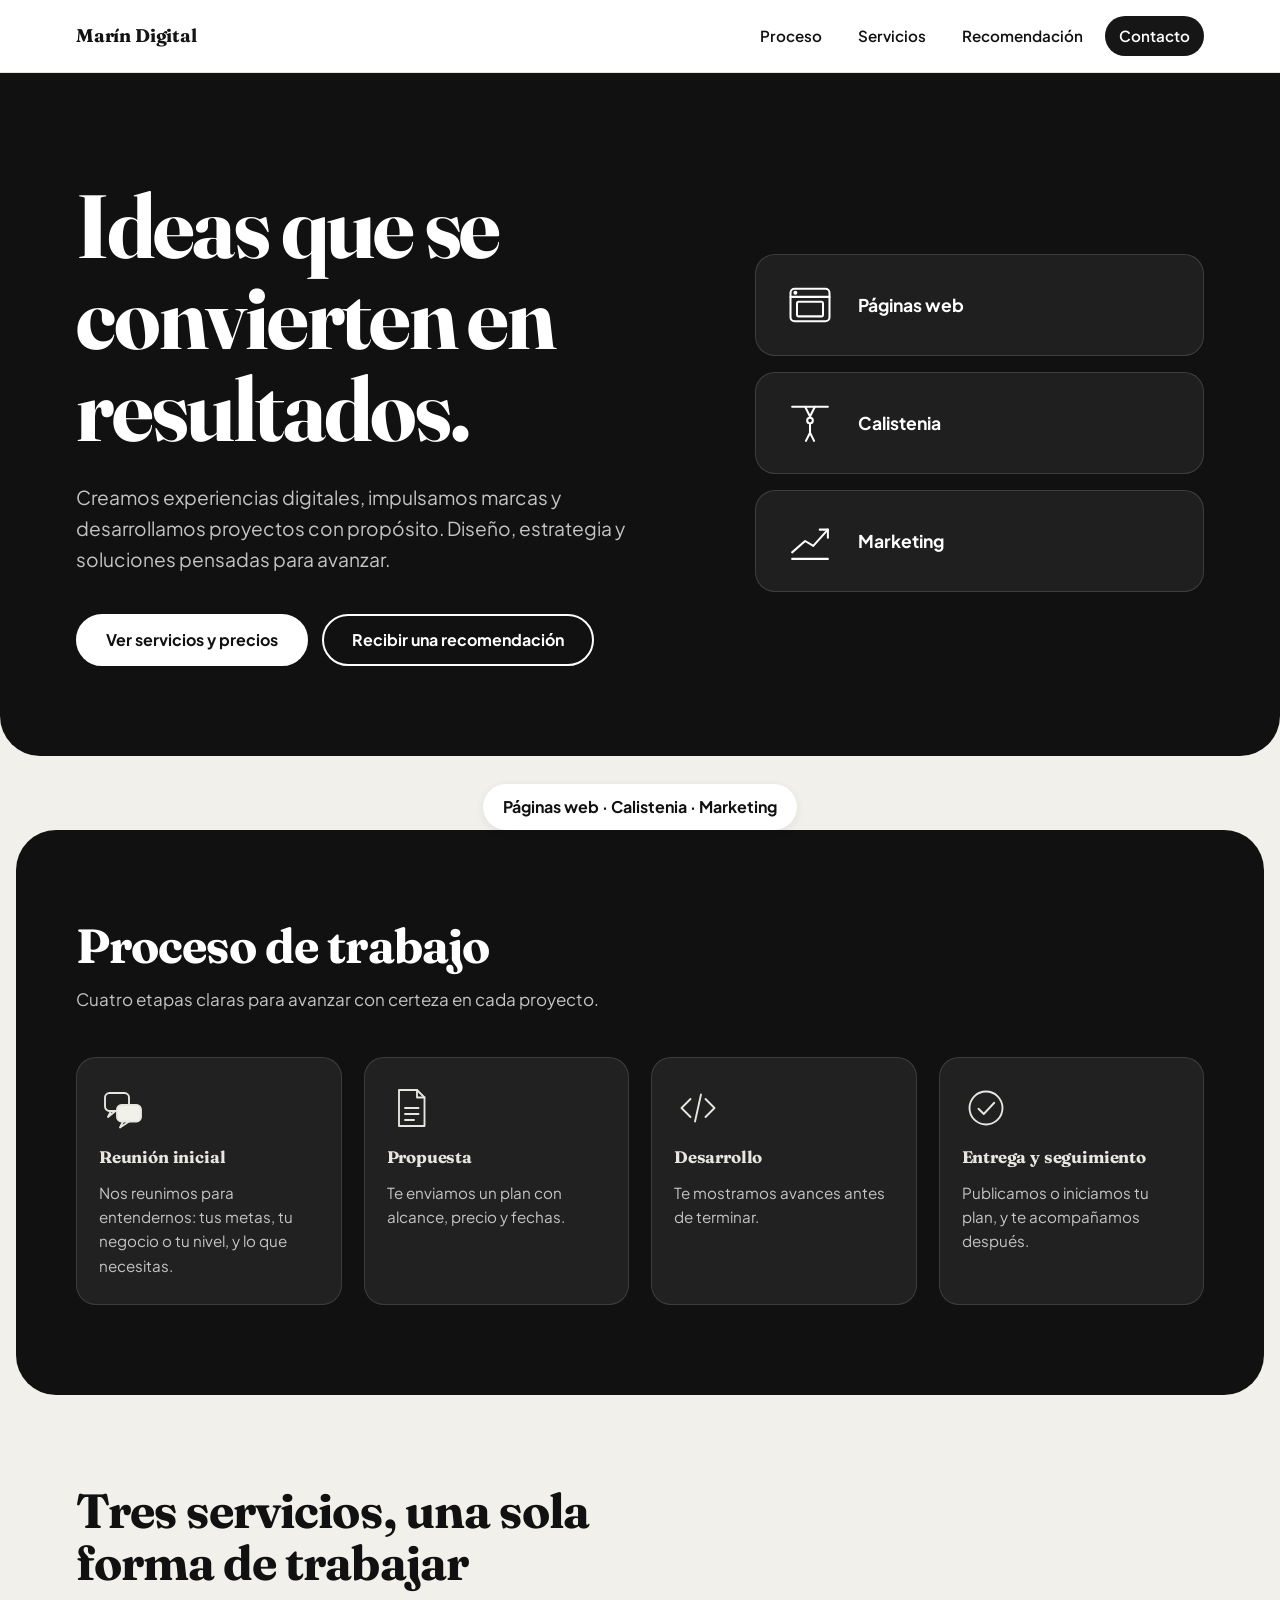
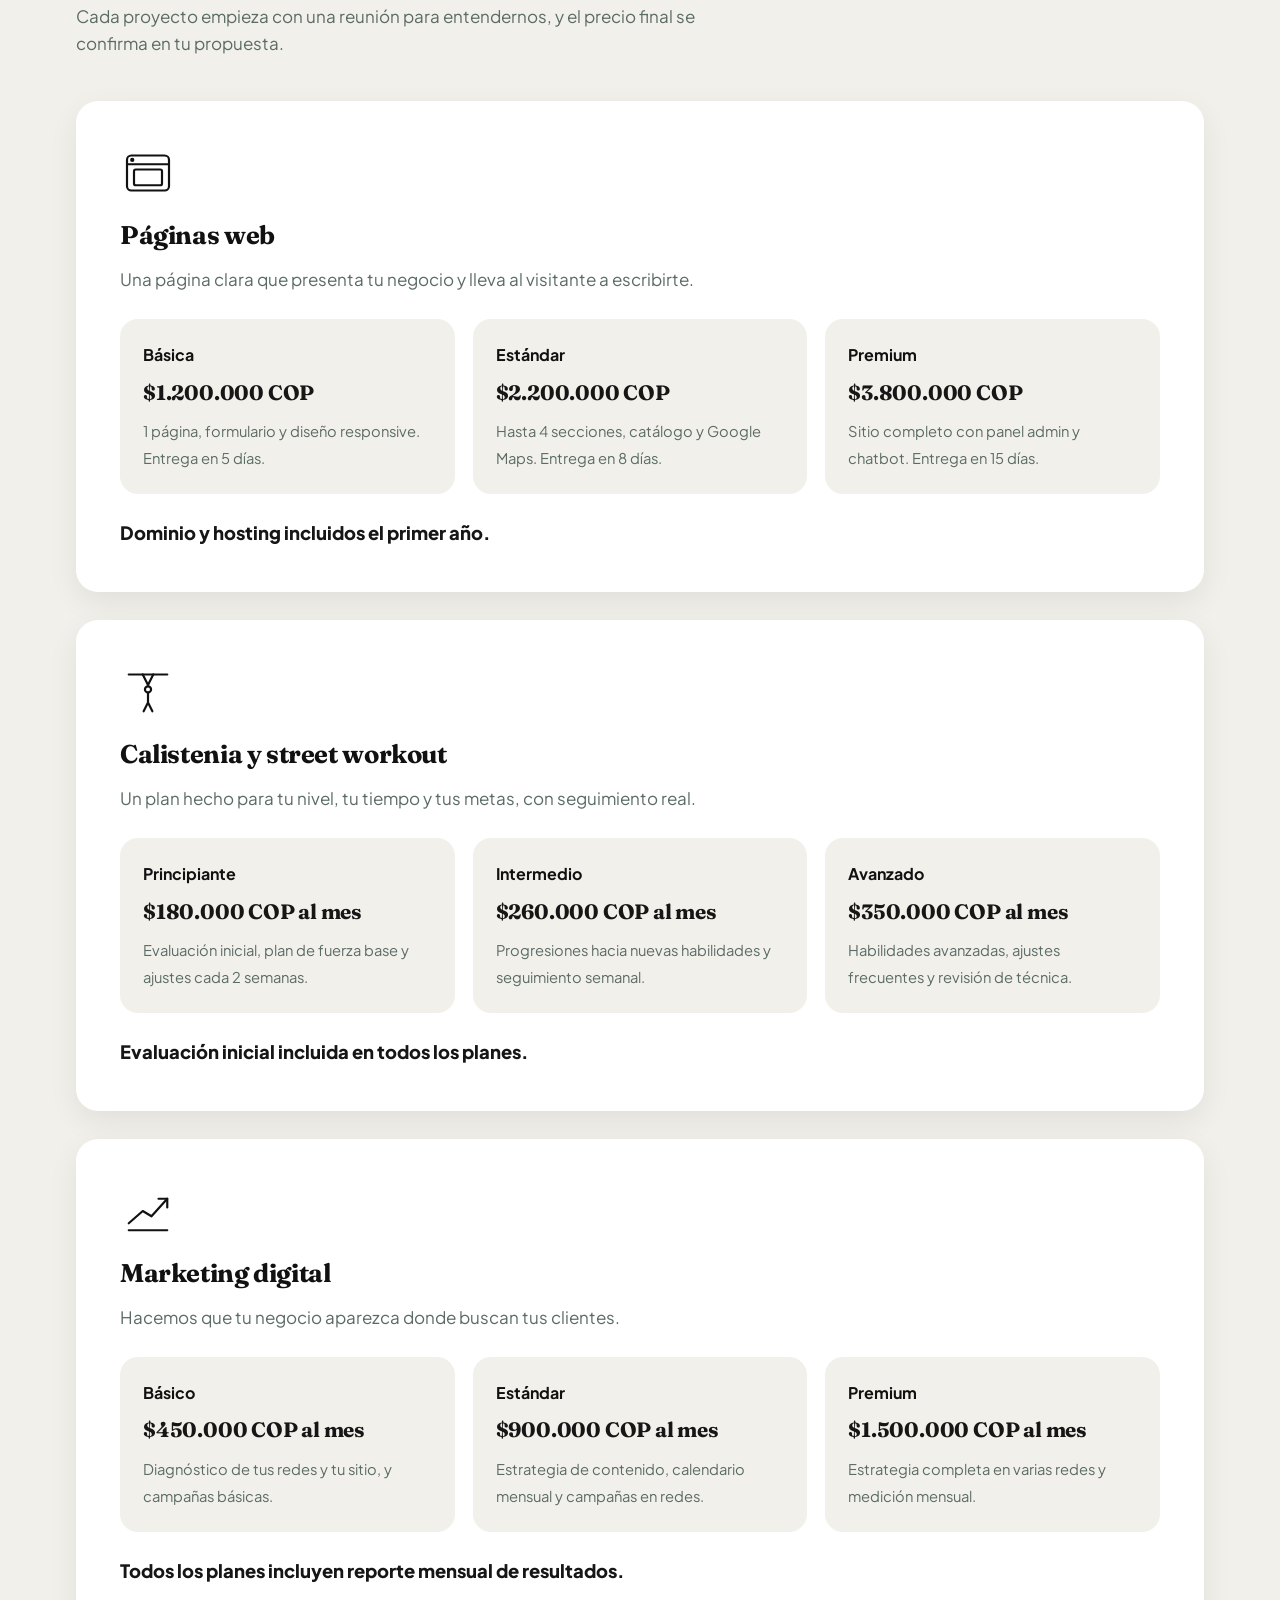
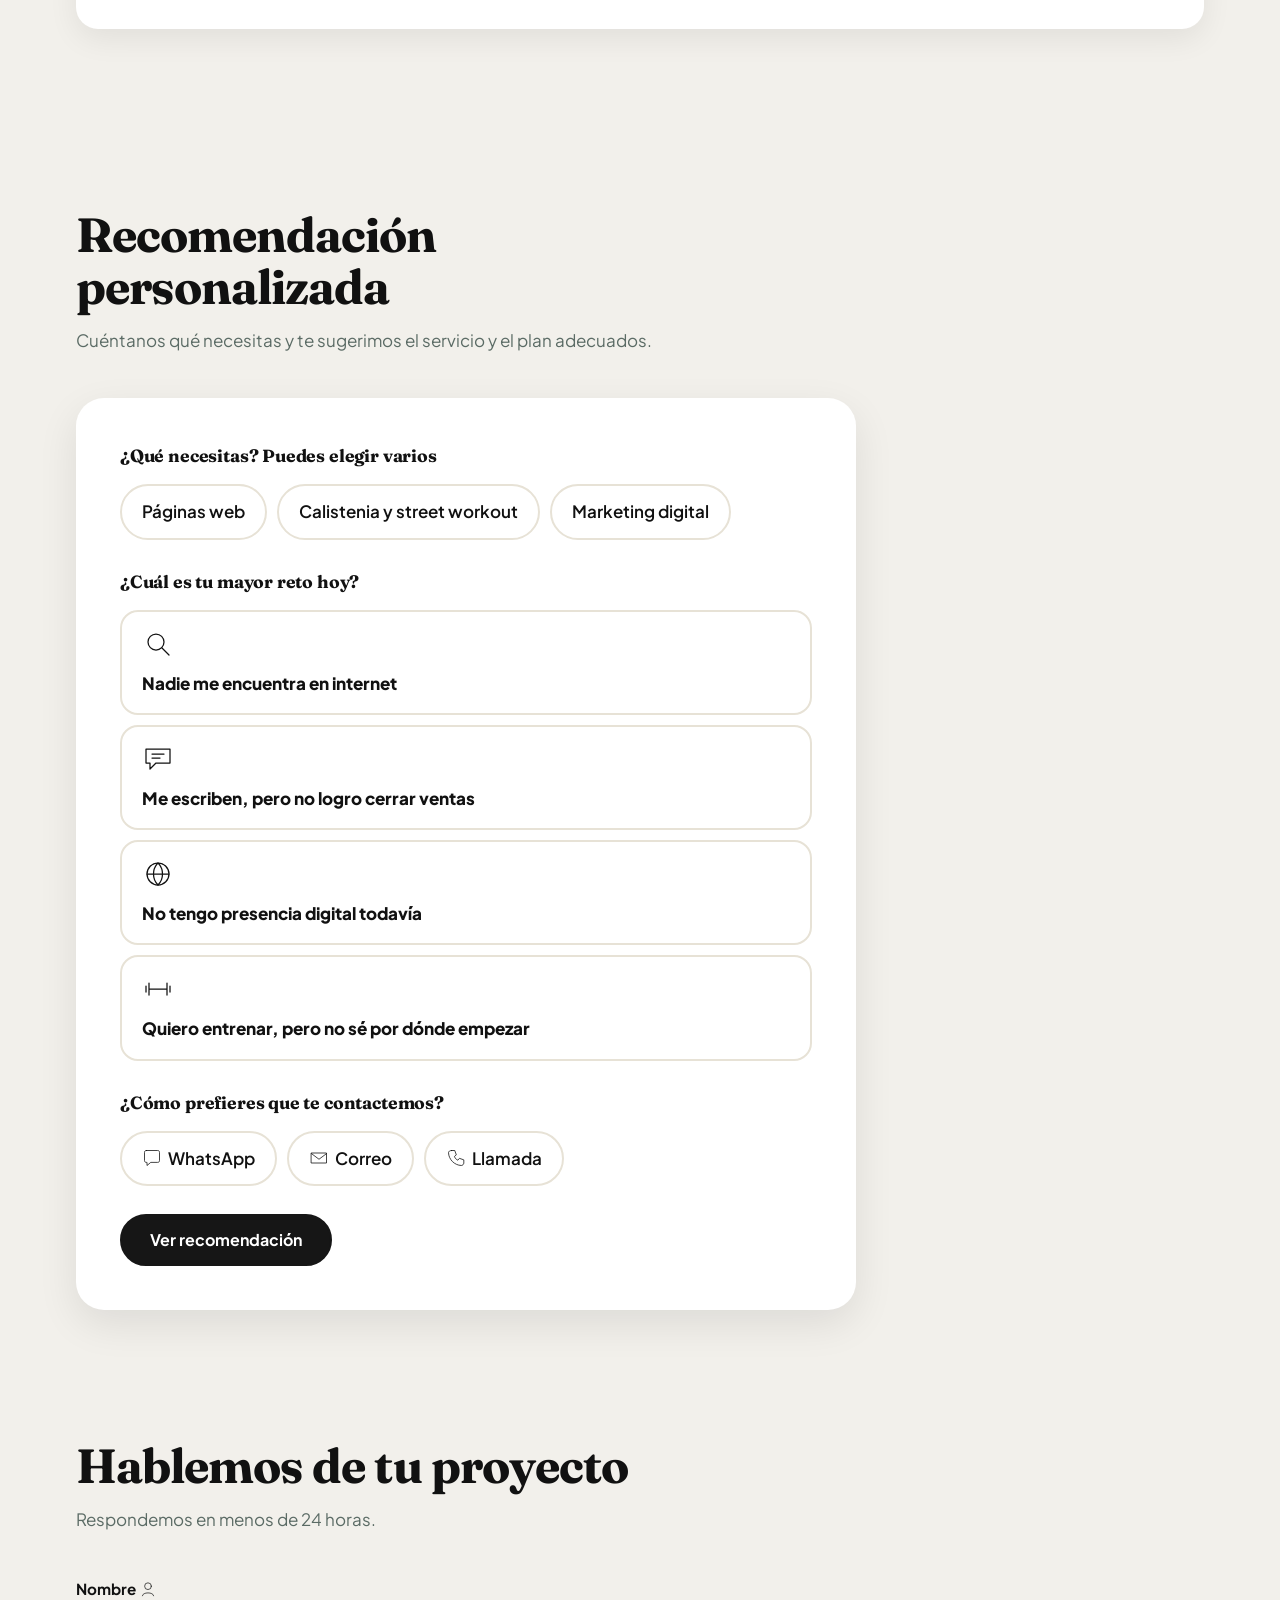
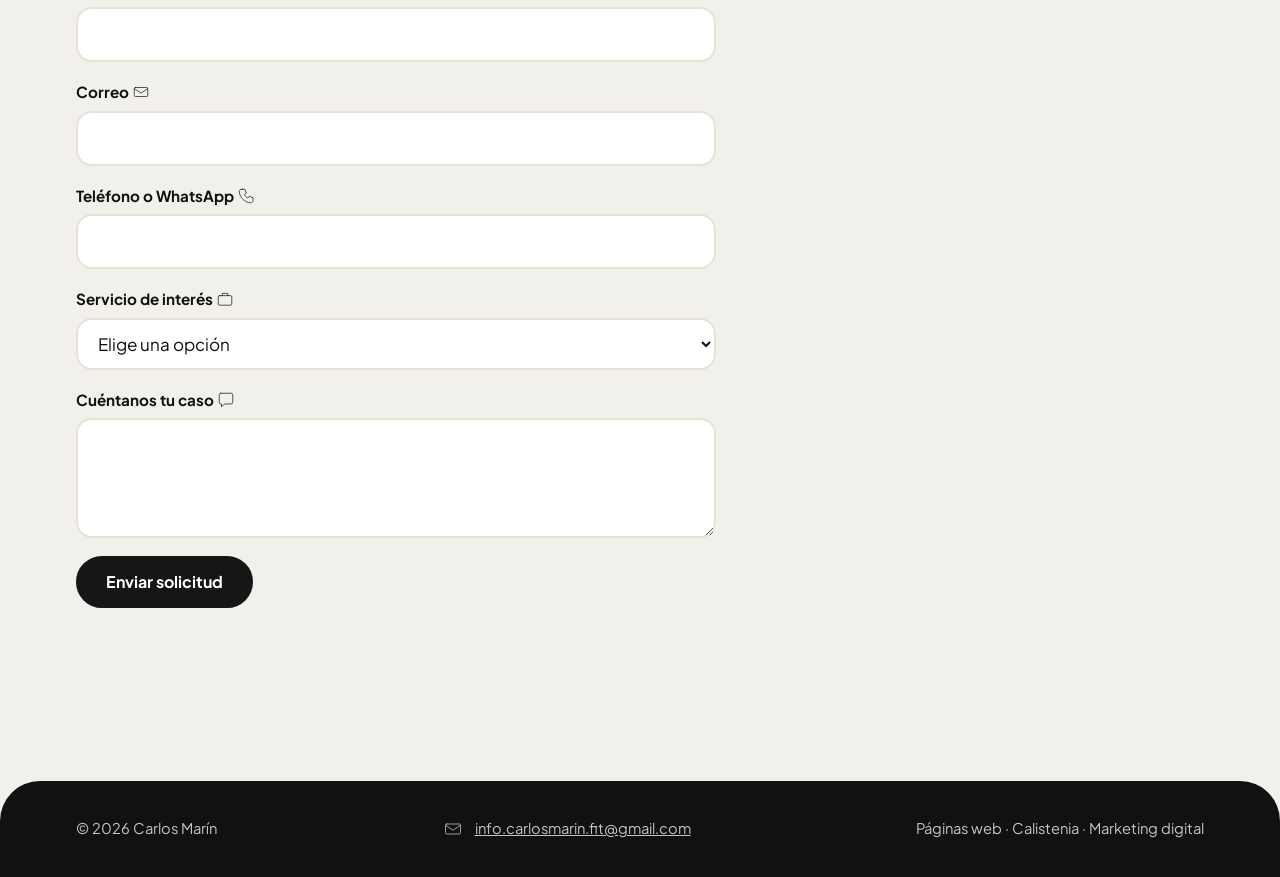
<file: index.html>
<!DOCTYPE html>
<html lang="es">
<head>
<meta charset="UTF-8">
<meta name="viewport" content="width=device-width, initial-scale=1, viewport-fit=cover">
<title>Marín Digital · Páginas web, calistenia y marketing</title>
<meta name="description" content="Páginas web, asesoría de calistenia y street workout, y marketing digital.">
<link rel="preconnect" href="https://fonts.googleapis.com">
<link rel="preconnect" href="https://fonts.gstatic.com" crossorigin>
<link href="https://fonts.googleapis.com/css2?family=Fraunces:opsz,wght@9..144,500..800&family=Plus+Jakarta+Sans:wght@400..800&display=swap" rel="stylesheet">
<link rel="stylesheet" href="styles.css">
</head>
<body>

<header class="top">
  <div class="wrap">
    <a href="#inicio" class="brand">Marín <span>Digital</span></a>
    <nav class="links" aria-label="Principal">
      <a href="#proceso">Proceso</a>
      <a href="#servicios">Servicios</a>
      <a href="#recomendacion">Recomendación</a>
      <a href="#contacto" class="keep">Contacto</a>
    </nav>
  </div>
</header>

<main id="inicio">
  <div class="hero">
    <div class="wrap">
      <h1>Ideas que se convierten en <em>resultados.</em></h1>
      <p class="lead">Creamos experiencias digitales, impulsamos marcas y desarrollamos proyectos con propósito. Diseño, estrategia y soluciones pensadas para avanzar.</p>
      <div class="cta-row">
        <a href="#servicios" class="btn solid">Ver servicios y precios</a>
        <a href="#recomendacion" class="btn">Recibir una recomendación</a>
      </div>
      <div class="hero-iconos" aria-hidden="true">
        <a class="icono" href="#precios-web">
          <svg viewBox="0 0 64 64" fill="none" stroke="currentColor" stroke-width="2.5" stroke-linecap="round" stroke-linejoin="round">
            <rect x="8" y="12" width="48" height="40" rx="5"/>
            <line x1="8" y1="22" x2="56" y2="22"/>
            <circle cx="14" cy="17" r="1.2" fill="currentColor"/>
            <rect x="16" y="28" width="32" height="18" rx="2"/>
          </svg>
          <span>Páginas web</span>
        </a>
        <a class="icono" href="#precios-calistenia">
          <svg viewBox="0 0 64 64" fill="none" stroke="currentColor" stroke-width="2.5" stroke-linecap="round" stroke-linejoin="round">
            <line x1="10" y1="12" x2="54" y2="12"/>
            <path d="M26 12 L32 24 L38 12"/>
            <circle cx="32" cy="29" r="3.5"/>
            <path d="M32 33 L32 44 M32 44 L27 54 M32 44 L37 54"/>
          </svg>
          <span>Calistenia</span>
        </a>
        <a class="icono" href="#precios-marketing">
          <svg viewBox="0 0 64 64" fill="none" stroke="currentColor" stroke-width="2.5" stroke-linecap="round" stroke-linejoin="round">
            <path d="M10 46 L26 32 L36 38 L54 18"/>
            <path d="M44 18 L54 18 L54 28"/>
            <line x1="10" y1="54" x2="54" y2="54"/>
          </svg>
          <span>Marketing</span>
        </a>
      </div>
    </div>
  </div>

  <div class="strip" aria-hidden="true">
    <div class="wrap"><p>Páginas web · Calistenia · Marketing</p></div>
  </div>

  <section id="proceso" class="process">
    <div class="wrap">
      <div class="section-head">
        <h2>Proceso de trabajo</h2>
        <p>Cuatro etapas claras para avanzar con certeza en cada proyecto.</p>
      </div>
      <div class="steps">
        <div class="step"><svg class="icono-paso" viewBox="0 0 64 64" fill="none" stroke="currentColor" stroke-width="2.5" stroke-linecap="round" stroke-linejoin="round" aria-hidden="true"><rect x="8" y="12" width="32" height="24" rx="6"/><path d="M16 36 L12 44 L22 36"/><rect x="24" y="28" width="32" height="22" rx="6" fill="#F2F0EB"/><path d="M32 50 L28 58 L40 50"/></svg><b>Reunión inicial</b><p>Nos reunimos para entendernos: tus metas, tu negocio o tu nivel, y lo que necesitas.</p></div>
        <div class="step"><svg class="icono-paso" viewBox="0 0 64 64" fill="none" stroke="currentColor" stroke-width="2.5" stroke-linecap="round" stroke-linejoin="round" aria-hidden="true"><path d="M16 8 H40 L50 18 V56 H16 Z"/><path d="M40 8 V18 H50"/><path d="M24 32 H42 M24 40 H42 M24 48 H36"/></svg><b>Propuesta</b><p>Te enviamos un plan con alcance, precio y fechas.</p></div>
        <div class="step"><svg class="icono-paso" viewBox="0 0 64 64" fill="none" stroke="currentColor" stroke-width="2.5" stroke-linecap="round" stroke-linejoin="round" aria-hidden="true"><path d="M22 20 L10 32 L22 44"/><path d="M42 20 L54 32 L42 44"/><path d="M36 14 L28 50"/></svg><b>Desarrollo</b><p>Te mostramos avances antes de terminar.</p></div>
        <div class="step"><svg class="icono-paso" viewBox="0 0 64 64" fill="none" stroke="currentColor" stroke-width="2.5" stroke-linecap="round" stroke-linejoin="round" aria-hidden="true"><circle cx="32" cy="32" r="22"/><path d="M22 33 L29 40 L43 25"/></svg><b>Entrega y seguimiento</b><p>Publicamos o iniciamos tu plan, y te acompañamos después.</p></div>
      </div>
    </div>
  </section>

  <section id="servicios">
    <div class="wrap">
      <div class="section-head">
        <h2>Tres servicios, una sola forma de trabajar</h2>
        <p>Cada proyecto empieza con una reunión para entendernos, y el precio final se confirma en tu propuesta.</p>
      </div>

      <div class="services">
        <article class="service" id="precios-web">
          <svg class="icono-servicio" viewBox="0 0 64 64" fill="none" stroke="currentColor" stroke-width="2.5" stroke-linecap="round" stroke-linejoin="round" aria-hidden="true"><rect x="8" y="12" width="48" height="40" rx="5"/><line x1="8" y1="22" x2="56" y2="22"/><circle cx="14" cy="17" r="1.2" fill="currentColor"/><rect x="16" y="28" width="32" height="18" rx="2"/></svg>
          <h3>Páginas web</h3>
          <p>Una página clara que presenta tu negocio y lleva al visitante a escribirte.</p>
          <div class="packages">
            <div class="pkg">
              <strong>Básica</strong>
              <div class="amt">$1.200.000 COP</div>
              <small>1 página, formulario y diseño responsive. Entrega en 5 días.</small>
            </div>
            <div class="pkg">
              <strong>Estándar</strong>
              <div class="amt">$2.200.000 COP</div>
              <small>Hasta 4 secciones, catálogo y Google Maps. Entrega en 8 días.</small>
            </div>
            <div class="pkg">
              <strong>Premium</strong>
              <div class="amt">$3.800.000 COP</div>
              <small>Sitio completo con panel admin y chatbot. Entrega en 15 días.</small>
            </div>
          </div>
          <p class="price">Dominio y hosting incluidos el primer año.</p>
        </article>

        <article class="service" id="precios-calistenia">
          <svg class="icono-servicio" viewBox="0 0 64 64" fill="none" stroke="currentColor" stroke-width="2.5" stroke-linecap="round" stroke-linejoin="round" aria-hidden="true"><line x1="10" y1="12" x2="54" y2="12"/><path d="M26 12 L32 24 L38 12"/><circle cx="32" cy="29" r="3.5"/><path d="M32 33 L32 44 M32 44 L27 54 M32 44 L37 54"/></svg>
          <h3>Calistenia y street workout</h3>
          <p>Un plan hecho para tu nivel, tu tiempo y tus metas, con seguimiento real.</p>
          <div class="packages"><div class="pkg"><strong>Principiante</strong><div class="amt">$180.000 COP al mes</div><small>Evaluación inicial, plan de fuerza base y ajustes cada 2 semanas.</small></div><div class="pkg"><strong>Intermedio</strong><div class="amt">$260.000 COP al mes</div><small>Progresiones hacia nuevas habilidades y seguimiento semanal.</small></div><div class="pkg"><strong>Avanzado</strong><div class="amt">$350.000 COP al mes</div><small>Habilidades avanzadas, ajustes frecuentes y revisión de técnica.</small></div></div>
          <p class="price">Evaluación inicial incluida en todos los planes.</p>
        </article>

        <article class="service" id="precios-marketing">
          <svg class="icono-servicio" viewBox="0 0 64 64" fill="none" stroke="currentColor" stroke-width="2.5" stroke-linecap="round" stroke-linejoin="round" aria-hidden="true"><path d="M10 46 L26 32 L36 38 L54 18"/><path d="M44 18 L54 18 L54 28"/><line x1="10" y1="54" x2="54" y2="54"/></svg>
          <h3>Marketing digital</h3>
          <p>Hacemos que tu negocio aparezca donde buscan tus clientes.</p>
          <div class="packages"><div class="pkg"><strong>Básico</strong><div class="amt">$450.000 COP al mes</div><small>Diagnóstico de tus redes y tu sitio, y campañas básicas.</small></div><div class="pkg"><strong>Estándar</strong><div class="amt">$900.000 COP al mes</div><small>Estrategia de contenido, calendario mensual y campañas en redes.</small></div><div class="pkg"><strong>Premium</strong><div class="amt">$1.500.000 COP al mes</div><small>Estrategia completa en varias redes y medición mensual.</small></div></div>
          
          <p class="price">Todos los planes incluyen reporte mensual de resultados.</p>
        </article>
      </div>
    </div>
  </section>


  <section id="recomendacion">
    <div class="wrap">
      <div class="section-head">
        <h2>Recomendación personalizada</h2>
        <p>Cuéntanos qué necesitas y te sugerimos el servicio y el plan adecuados.</p>
      </div>
      <form class="advisor" id="advisor">
        <fieldset>
          <legend>¿Qué necesitas? Puedes elegir varios</legend>
          <div class="opts">
            <label><input type="checkbox" name="servicio" value="web"> Páginas web</label>
            <label><input type="checkbox" name="servicio" value="calistenia"> Calistenia y street workout</label>
            <label><input type="checkbox" name="servicio" value="marketing"> Marketing digital</label>
          </div>
        </fieldset>
        <fieldset>
          <legend>¿Cuál es tu mayor reto hoy?</legend>
          <div class="opts opts-col">
            <label class="detalle"><input type="radio" name="reto" value="nadie" required><svg class="icono-reto" viewBox="0 0 64 64" fill="none" stroke="currentColor" stroke-width="2.5" stroke-linecap="round" stroke-linejoin="round" aria-hidden="true"><circle cx="28" cy="28" r="16"/><path d="M40 40 L54 54"/></svg><strong>Nadie me encuentra en internet</strong></label>
            <label class="detalle"><input type="radio" name="reto" value="cierran"><svg class="icono-reto" viewBox="0 0 64 64" fill="none" stroke="currentColor" stroke-width="2.5" stroke-linecap="round" stroke-linejoin="round" aria-hidden="true"><path d="M8 12 H56 V40 H28 L16 52 V40 H8 Z"/><path d="M20 22 H44 M20 30 H36"/></svg><strong>Me escriben, pero no logro cerrar ventas</strong></label>
            <label class="detalle"><input type="radio" name="reto" value="sin"><svg class="icono-reto" viewBox="0 0 64 64" fill="none" stroke="currentColor" stroke-width="2.5" stroke-linecap="round" stroke-linejoin="round" aria-hidden="true"><circle cx="32" cy="32" r="22"/><path d="M10 32 H54 M32 10 C20 22 20 42 32 54 C44 42 44 22 32 10"/></svg><strong>No tengo presencia digital todavía</strong></label>
            <label class="detalle"><input type="radio" name="reto" value="entrenar"><svg class="icono-reto" viewBox="0 0 64 64" fill="none" stroke="currentColor" stroke-width="2.5" stroke-linecap="round" stroke-linejoin="round" aria-hidden="true"><path d="M8 26 V38 M14 20 V44 M50 20 V44 M56 26 V38 M14 32 H50"/></svg><strong>Quiero entrenar, pero no sé por dónde empezar</strong></label>
          </div>
        </fieldset>
        <fieldset id="calBloque" hidden>
          <legend>Si entrenas, cuéntanos más</legend>
          <p class="sub">Tu nivel</p>
          <div class="opts">
            <label><input type="radio" name="nivel" value="principiante"> Principiante</label>
            <label><input type="radio" name="nivel" value="intermedio"> Intermedio</label>
            <label><input type="radio" name="nivel" value="avanzado"> Avanzado</label>
          </div>
          <p class="sub">¿Cuántos días a la semana puedes entrenar?</p>
          <div class="opts">
            <label><input type="radio" name="dias" value="pocos"> 1 a 2 días</label>
            <label><input type="radio" name="dias" value="tres"> 3 días</label>
            <label><input type="radio" name="dias" value="muchos"> 4 o más</label>
          </div>
        </fieldset>
        <fieldset>
          <legend>¿Cómo prefieres que te contactemos?</legend>
          <div class="opts">
            <label><input type="radio" name="canal" value="whatsapp" required> <svg class="icono-canal" viewBox="0 0 64 64" fill="none" stroke="currentColor" stroke-width="2.5" stroke-linecap="round" stroke-linejoin="round" aria-hidden="true"><path d="M14 8 H50 C54 8 56 10 56 14 V40 C56 44 54 46 50 46 H28 L16 56 V46 H14 C10 46 8 44 8 40 V14 C8 10 10 8 14 8 Z"/></svg> WhatsApp</label>
            <label><input type="radio" name="canal" value="correo"> <svg class="icono-canal" viewBox="0 0 64 64" fill="none" stroke="currentColor" stroke-width="2.5" stroke-linecap="round" stroke-linejoin="round" aria-hidden="true"><path d="M8 16 H56 V48 H8 Z M8 18 L32 36 L56 18"/></svg> Correo</label>
            <label><input type="radio" name="canal" value="llamada"> <svg class="icono-canal" viewBox="0 0 64 64" fill="none" stroke="currentColor" stroke-width="2.5" stroke-linecap="round" stroke-linejoin="round" aria-hidden="true"><path d="M18 8 H28 L33 22 L27 27 C29 33 33 37 38 39 L43 33 L57 38 V48 C57 52 53 56 49 56 C27 55 9 37 8 15 C8 11 12 8 18 8 Z"/></svg> Llamada</label>
          </div>
        </fieldset>
        <button type="submit" class="btn solid">Ver recomendación</button>
        <div id="result" role="status" aria-live="polite"></div>
      </form>
    </div>
  </section>

  <section id="contacto">
    <div class="wrap">
      <div class="section-head">
        <h2>Hablemos de tu proyecto</h2>
        <p>Respondemos en menos de 24 horas.</p>
      </div>
      <form class="contact" id="contactForm">
        <div class="field">
          <label for="nombre">Nombre <svg class="icono-campo" viewBox="0 0 64 64" fill="none" stroke="currentColor" stroke-width="2.5" stroke-linecap="round" stroke-linejoin="round" aria-hidden="true"><circle cx="32" cy="22" r="12"/><path d="M12 56 C12 42 52 42 52 56"/></svg></label>
          <input id="nombre" name="nombre" type="text" autocomplete="name" required>
        </div>
        <div class="field">
          <label for="correo">Correo <svg class="icono-campo" viewBox="0 0 64 64" fill="none" stroke="currentColor" stroke-width="2.5" stroke-linecap="round" stroke-linejoin="round" aria-hidden="true"><rect x="8" y="16" width="48" height="32" rx="4"/><path d="M8 20 L32 36 L56 20"/></svg></label>
          <input id="correo" name="correo" type="email" autocomplete="email" required>
        </div>
        <div class="field">
          <label for="telefono">Teléfono o WhatsApp <svg class="icono-campo" viewBox="0 0 64 64" fill="none" stroke="currentColor" stroke-width="2.5" stroke-linecap="round" stroke-linejoin="round" aria-hidden="true"><path d="M18 8 H28 L33 22 L27 27 C29 33 33 37 38 39 L43 33 L57 38 V48 C57 52 53 56 49 56 C27 55 9 37 8 15 C8 11 12 8 18 8 Z"/></svg></label>
          <input id="telefono" name="telefono" type="tel" autocomplete="tel" required>
        </div>
        <div class="field">
          <label for="servicio">Servicio de interés <svg class="icono-campo" viewBox="0 0 64 64" fill="none" stroke="currentColor" stroke-width="2.5" stroke-linecap="round" stroke-linejoin="round" aria-hidden="true"><rect x="8" y="20" width="48" height="34" rx="4"/><path d="M22 20 V12 H42 V20"/></svg></label>
          <select id="servicio" name="servicio" required>
            <option value="">Elige una opción</option>
            <option>Páginas web</option>
            <option>Calistenia y street workout</option>
            <option>Marketing digital</option>
            <option>Varios</option>
          </select>
        </div>
        <div class="field">
          <label for="mensaje">Cuéntanos tu caso <svg class="icono-campo" viewBox="0 0 64 64" fill="none" stroke="currentColor" stroke-width="2.5" stroke-linecap="round" stroke-linejoin="round" aria-hidden="true"><path d="M14 8 H50 C54 8 56 10 56 14 V40 C56 44 54 46 50 46 H28 L16 56 V46 H14 C10 46 8 44 8 40 V14 C8 10 10 8 14 8 Z"/></svg></label>
          <textarea id="mensaje" name="mensaje"></textarea>
        </div>
        <button type="submit" class="btn solid btn-submit">Enviar solicitud</button>
        <p class="form-msg" id="formMsg" role="status" aria-live="polite"></p>
      </form>
    </div>
  </section>
</main>

<footer>
  <div class="wrap">
    <span>© 2026 Carlos Marín</span>
    <a href="mailto:info.carlosmarin.fit@gmail.com" style="display:inline-flex;align-items:center;gap:6px;color:inherit"><svg class="icono-canal" viewBox="0 0 64 64" fill="none" stroke="currentColor" stroke-width="2.5" stroke-linecap="round" stroke-linejoin="round" aria-hidden="true"><rect x="8" y="16" width="48" height="32" rx="4"/><path d="M8 20 L32 36 L56 20"/></svg> info.carlosmarin.fit@gmail.com</a>
    <span>Páginas web · Calistenia · Marketing digital</span>
  </div>
</footer>

<script>
  // Recomendación: primero intenta con la IA; si no responde, usa las reglas de siempre
  const advisor = document.getElementById('advisor');
  const result = document.getElementById('result');
  const calBloque = document.getElementById('calBloque');
  const calCheck = advisor.querySelector('input[name="servicio"][value="calistenia"]');
  const API_RECO = 'https://marin-backend.onrender.com/api/recomendacion';

  calCheck.addEventListener('change', () => {
    calBloque.hidden = !calCheck.checked;
    if (!calCheck.checked) {
      advisor.querySelectorAll('input[name="nivel"], input[name="dias"]').forEach((r) => { r.checked = false; });
    }
  });

  const textos = {
    web: {
      nadie: 'Te recomendamos una página Estándar desde $2.200.000 COP. Incluye hasta 4 secciones, catálogo y Google Maps, y la recibes en aproximadamente 8 días.',
      cierran: 'Te recomendamos una página Estándar desde $2.200.000 COP. Incluye hasta 4 secciones, catálogo y Google Maps, y la recibes en aproximadamente 8 días.',
      sin: 'Te recomendamos una página Básica desde $1.200.000 COP. Incluye 1 página, formulario y diseño responsive, y la recibes en aproximadamente 5 días.',
      entrenar: 'Te recomendamos una página Básica desde $1.200.000 COP. Incluye 1 página, formulario y diseño responsive, y la recibes en aproximadamente 5 días.'
    },
    calistenia: {
      principiante: 'Te recomendamos el plan Principiante desde $180.000 COP al mes. Incluye evaluación inicial, plan de fuerza base y ajustes cada 2 semanas.',
      intermedio: 'Te recomendamos el plan Intermedio desde $260.000 COP al mes. Incluye progresiones hacia nuevas habilidades y seguimiento semanal.',
      avanzado: 'Te recomendamos el plan Avanzado desde $350.000 COP al mes. Incluye habilidades avanzadas, ajustes frecuentes y revisión de técnica.'
    },
    dias: {
      pocos: 'Con 1 a 2 días a la semana armamos un plan corto y eficiente.',
      tres: 'Con 3 días a la semana, el plan tiene la carga ideal para avanzar sin sobrecargarte.',
      muchos: 'Con 4 o más días a la semana, el plan incluye más volumen y días de descanso activo.'
    },
    marketing: {
      nadie: 'Te recomendamos el plan Estándar de marketing desde $900.000 COP al mes. Incluye estrategia de contenido, calendario mensual y campañas para que te encuentren.',
      cierran: 'Te recomendamos el plan Premium de marketing desde $1.500.000 COP al mes. Incluye estrategia completa para convertir mensajes en clientes, y medición mensual.',
      sin: 'Te recomendamos el plan Básico de marketing desde $450.000 COP al mes. Incluye diagnóstico de tus redes y tu sitio, y campañas básicas para empezar.',
      entrenar: 'Te recomendamos el plan Básico de marketing desde $450.000 COP al mes. Incluye diagnóstico de tus redes y tu sitio, y campañas básicas para empezar.'
    }
  };
  const canales = { whatsapp: 'WhatsApp', correo: 'correo', llamada: 'llamada' };
  const nombreWeb = { nadie: 'una página Estándar', cierran: 'una página Estándar', sin: 'una página Básica', entrenar: 'una página Básica' };
  const nombreCalistenia = {
    principiante: 'el plan Principiante de calistenia',
    intermedio: 'el plan Intermedio de calistenia',
    avanzado: 'el plan Avanzado de calistenia'
  };
  const nombreMarketing = {
    nadie: 'el plan Estándar de marketing',
    cierran: 'el plan Premium de marketing',
    sin: 'el plan Básico de marketing',
    entrenar: 'el plan Básico de marketing'
  };

  function crearParrafo(texto, clase) {
    const p = document.createElement('p');
    if (clase) p.className = clase;
    p.textContent = texto;
    return p;
  }

  function mostrarMensaje(texto) {
    result.innerHTML = '';
    result.appendChild(crearParrafo(texto));
  }

  // Respuesta de la IA, ya validada por el servidor contra el catálogo
  function mostrarIA(datos, canal, combinacion) {
    result.innerHTML = '';
    const titulo = document.createElement('h3');
    titulo.textContent = combinacion ? 'Te recomendamos esta combinación' : 'Te recomendamos';
    result.appendChild(titulo);
    result.appendChild(crearParrafo(datos.mensaje));
    datos.recomendaciones.forEach((r) => {
      result.appendChild(crearParrafo(r.servicio + ': ' + r.paquete + '. ' + r.motivo));
    });
    if (combinacion) {
      result.appendChild(crearParrafo('Al contratarlos como un solo paquete, recibes un descuento especial del 10%.', 'combo'));
    }
    result.appendChild(crearParrafo('Prefieres que te contactemos por ' + canales[canal] + '. Déjanos tus datos en el formulario de contacto.', 'cierre'));
  }

  // Respuesta con las reglas fijas, por si la IA no está disponible
  function mostrarReglas(reto, nivel, dias, canal, servicios) {
    result.innerHTML = '';
    const titulo = document.createElement('h3');
    const combinacion = servicios.length > 1;
    titulo.textContent = combinacion ? 'Te recomendamos esta combinación' : 'Te recomendamos';
    result.appendChild(titulo);

    if (servicios.includes('web')) result.appendChild(crearParrafo(textos.web[reto] || textos.web.sin));
    if (servicios.includes('calistenia')) {
      result.appendChild(crearParrafo(textos.calistenia[nivel]));
      result.appendChild(crearParrafo(textos.dias[dias]));
    }
    if (servicios.includes('marketing')) result.appendChild(crearParrafo(textos.marketing[reto] || textos.marketing.sin));

    if (combinacion) {
      const nombres = [];
      if (servicios.includes('web')) nombres.push(nombreWeb[reto] || nombreWeb.sin);
      if (servicios.includes('calistenia')) nombres.push(nombreCalistenia[nivel]);
      if (servicios.includes('marketing')) nombres.push(nombreMarketing[reto] || nombreMarketing.sin);
      const lista = nombres.length === 2
        ? nombres[0] + ' y también ' + nombres[1]
        : nombres.slice(0, -1).join(', ') + ' y también ' + nombres[nombres.length - 1];
      result.appendChild(crearParrafo('Te recomendamos ' + lista + '. Al contratarlos como un solo paquete, recibes un descuento especial del 10%.', 'combo'));
    }
    result.appendChild(crearParrafo('Prefieres que te contactemos por ' + canales[canal] + '. Déjanos tus datos en el formulario de contacto.', 'cierre'));
  }

  advisor.addEventListener('submit', async (e) => {
    e.preventDefault();
    const data = new FormData(advisor);
    const servicios = data.getAll('servicio');
    const reto = data.get('reto');
    const nivel = data.get('nivel');
    const dias = data.get('dias');
    const canal = data.get('canal');

    if (servicios.length === 0) return mostrarMensaje('Elige al menos un servicio para recomendarte una opción.');
    if (servicios.includes('calistenia') && (!nivel || !dias)) {
      return mostrarMensaje('Cuéntanos tu nivel y cuántos días puedes entrenar para recomendarte el plan de calistenia.');
    }

    mostrarMensaje('Estamos preparando tu recomendación...');
    const combinacion = servicios.length > 1;
    try {
      const respuesta = await fetch(API_RECO, {
        method: 'POST',
        headers: { 'Content-Type': 'application/json' },
        body: JSON.stringify({ servicios, reto, nivel, dias, canal }),
        signal: AbortSignal.timeout(25000)
      });
      if (!respuesta.ok) throw new Error('sin IA');
      const datos = await respuesta.json();
      mostrarIA(datos, canal, combinacion);
    } catch (error) {
      mostrarReglas(reto, nivel, dias, canal, servicios);
    }
  });

  // Formulario de contacto: envía las solicitudes al backend, que las guarda en MongoDB
  const API_URL = 'https://marin-backend.onrender.com/api/solicitudes';

  const contactForm = document.getElementById('contactForm');
  const formMsg = document.getElementById('formMsg');
  const botonEnviar = contactForm.querySelector('button[type="submit"]');

  contactForm.addEventListener('submit', async (e) => {
    e.preventDefault();
    botonEnviar.disabled = true;
    botonEnviar.textContent = 'Enviando...';
    formMsg.textContent = '';

    const datos = Object.fromEntries(new FormData(contactForm).entries());

    try {
      const respuesta = await fetch(API_URL, {
        method: 'POST',
        headers: { 'Content-Type': 'application/json' },
        body: JSON.stringify(datos)
      });
      if (respuesta.ok) {
        formMsg.textContent = 'Recibimos tu solicitud. Te escribimos pronto.';
        contactForm.reset();
      } else {
        formMsg.textContent = 'No pudimos enviar tu solicitud. Intenta de nuevo en un momento.';
      }
    } catch (error) {
      formMsg.textContent = 'No pudimos conectar con el servidor. Intenta de nuevo más tarde.';
    } finally {
      botonEnviar.disabled = false;
      botonEnviar.textContent = 'Enviar solicitud';
    }
  });
</script>
</body>
</html>
</file>
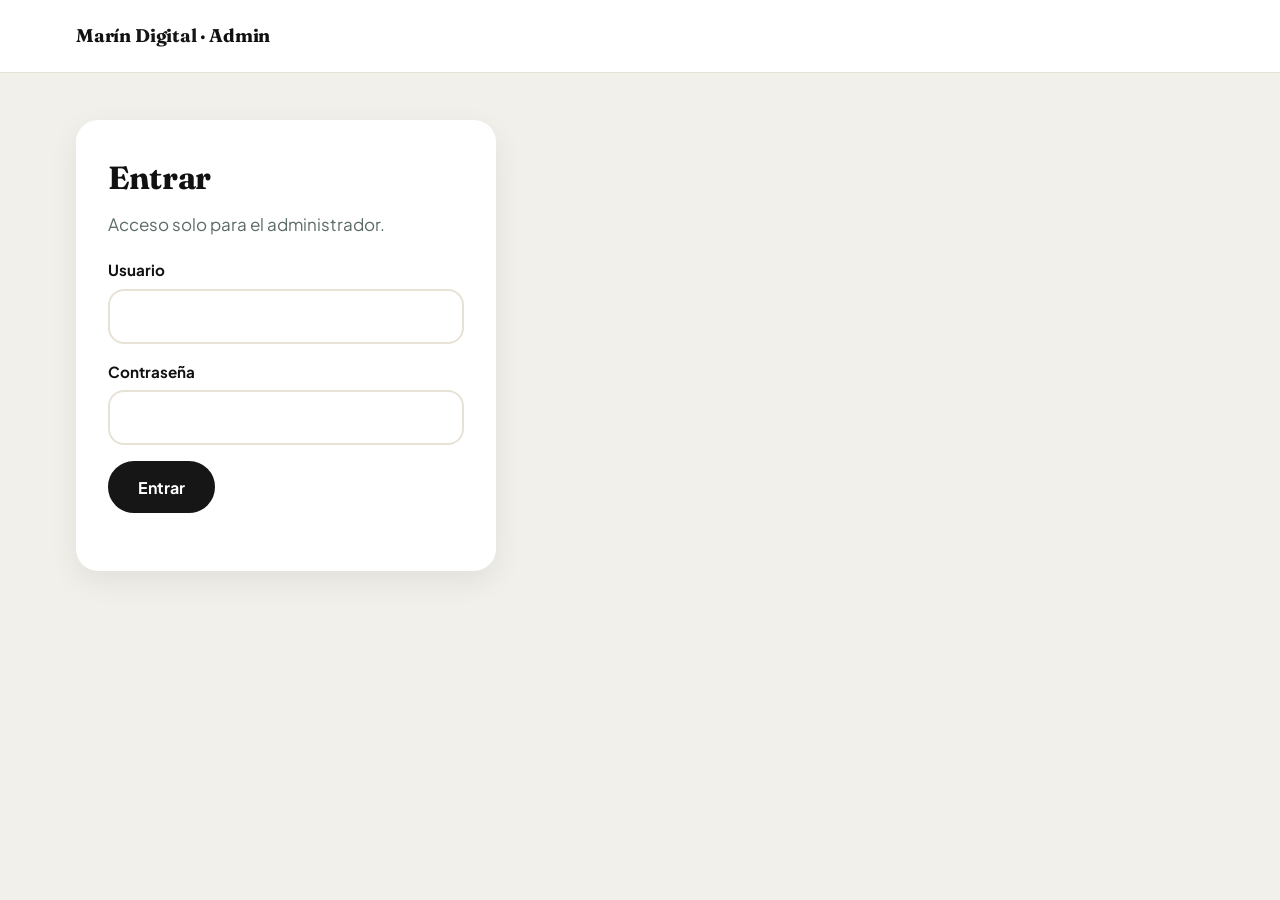
<file: admin.html>
<!DOCTYPE html>
<html lang="es">
<head>
<meta charset="UTF-8">
<meta name="viewport" content="width=device-width, initial-scale=1">
<meta name="robots" content="noindex">
<title>Panel admin · Marín Digital</title>
<link rel="preconnect" href="https://fonts.googleapis.com">
<link rel="preconnect" href="https://fonts.gstatic.com" crossorigin>
<link href="https://fonts.googleapis.com/css2?family=Fraunces:opsz,wght@9..144,500..800&family=Plus+Jakarta+Sans:wght@400..800&display=swap" rel="stylesheet">
<link rel="stylesheet" href="styles.css">
<style>
  .admin { padding: 48px 0; }
  .admin h1 { font-family: "Fraunces", Georgia, serif; font-size: 2rem; color: var(--verde-oscuro); margin-bottom: 8px; }
  .admin .barra { display: flex; justify-content: space-between; align-items: center; gap: 12px; flex-wrap: wrap; margin-bottom: 24px; }
  .login { max-width: 420px; background: var(--blanco); border-radius: var(--radio); padding: 32px; box-shadow: 0 10px 30px rgba(0,0,0,.07); }
  .login .field { margin-bottom: 16px; }
  .tabla-wrap { overflow-x: auto; background: var(--blanco); border-radius: var(--radio); box-shadow: 0 10px 30px rgba(0,0,0,.07); }
  table { width: 100%; border-collapse: collapse; font-size: .92rem; }
  th, td { padding: 14px 16px; text-align: left; border-bottom: 1px solid var(--crema-2); vertical-align: top; }
  th { background: var(--crema); color: var(--verde-oscuro); font-weight: 700; white-space: nowrap; }
  td.mensaje { max-width: 260px; color: var(--gris); }
  select { font: inherit; padding: 8px 12px; border-radius: 12px; border: 2px solid var(--crema-2); background: var(--blanco); }
  .vacio { padding: 32px; text-align: center; color: var(--gris); }
  .error { color: #B00020; font-weight: 700; min-height: 1.5em; }
  .oculto { display: none !important; }
</style>
</head>
<body>

<header class="top">
  <div class="wrap">
    <span class="brand">Marín <span>Digital</span> · Admin</span>
  </div>
</header>

<main class="admin">
  <div class="wrap">

    <section id="login" class="login">
      <h1>Entrar</h1>
      <p style="color:var(--gris);margin-bottom:20px">Acceso solo para el administrador.</p>
      <form id="formLogin">
        <div class="field">
          <label for="usuario">Usuario</label>
          <input id="usuario" name="usuario" type="text" autocomplete="username" required>
        </div>
        <div class="field">
          <label for="clave">Contraseña</label>
          <input id="clave" name="clave" type="password" autocomplete="current-password" required>
        </div>
        <button type="submit" class="btn solid" id="botonLogin">Entrar</button>
        <p class="error" id="errorLogin" role="alert"></p>
      </form>
    </section>

    <section id="panel" class="oculto">
      <div class="barra">
        <div>
          <h1>Solicitudes</h1>
          <p style="color:var(--gris)" id="contador"></p>
        </div>
        <div style="display:flex;gap:10px">
          <button class="btn" id="botonActualizar" type="button">Actualizar</button>
          <button class="btn solid" id="botonSalir" type="button">Salir</button>
        </div>
      </div>
      <p class="error" id="errorPanel" role="alert"></p>
      <div class="tabla-wrap">
        <table>
          <thead>
            <tr>
              <th>Fecha</th>
              <th>Nombre</th>
              <th>Correo</th>
              <th>Teléfono</th>
              <th>Servicio</th>
              <th>Mensaje</th>
              <th>Estado</th>
            </tr>
          </thead>
          <tbody id="cuerpoTabla"></tbody>
        </table>
        <p class="vacio oculto" id="vacio">Todavía no hay solicitudes.</p>
      </div>
    </section>

  </div>
</main>

<script>
  const API = 'https://marin-backend.onrender.com/api/admin';
  const ESTADOS = ['nueva', 'en proceso', 'cerrada'];

  const formLogin = document.getElementById('formLogin');
  const errorLogin = document.getElementById('errorLogin');
  const botonLogin = document.getElementById('botonLogin');
  const panel = document.getElementById('panel');
  const login = document.getElementById('login');
  const cuerpoTabla = document.getElementById('cuerpoTabla');
  const vacio = document.getElementById('vacio');
  const contador = document.getElementById('contador');
  const errorPanel = document.getElementById('errorPanel');

  // El token se guarda solo en esta pestaña; al cerrarla, hay que volver a entrar
  const obtenerToken = () => sessionStorage.getItem('adminToken');

  function mostrarPanel() {
    login.classList.add('oculto');
    panel.classList.remove('oculto');
    cargarSolicitudes();
  }

  function mostrarLogin() {
    panel.classList.add('oculto');
    login.classList.remove('oculto');
  }

  function formatearFecha(valor) {
    return new Date(valor).toLocaleString('es-CO', { dateStyle: 'short', timeStyle: 'short' });
  }

  function crearCelda(texto, clase) {
    const td = document.createElement('td');
    td.textContent = texto;
    if (clase) td.className = clase;
    return td;
  }

  function crearFila(s) {
    const tr = document.createElement('tr');
    tr.appendChild(crearCelda(formatearFecha(s.creada)));
    tr.appendChild(crearCelda(s.nombre));
    tr.appendChild(crearCelda(s.correo));
    tr.appendChild(crearCelda(s.telefono));
    tr.appendChild(crearCelda(s.servicio));
    tr.appendChild(crearCelda(s.mensaje || '—', 'mensaje'));

    const tdEstado = document.createElement('td');
    const select = document.createElement('select');
    ESTADOS.forEach((estado) => {
      const opcion = document.createElement('option');
      opcion.value = estado;
      opcion.textContent = estado;
      if (estado === s.estado) opcion.selected = true;
      select.appendChild(opcion);
    });
    select.addEventListener('change', () => cambiarEstado(s._id, select.value, select));
    tdEstado.appendChild(select);
    tr.appendChild(tdEstado);
    return tr;
  }

  async function cargarSolicitudes() {
    errorPanel.textContent = '';
    try {
      const respuesta = await fetch(API + '/solicitudes', {
        headers: { Authorization: 'Bearer ' + obtenerToken() }
      });
      if (respuesta.status === 401) {
        sessionStorage.removeItem('adminToken');
        mostrarLogin();
        errorLogin.textContent = 'Tu sesión venció. Vuelve a entrar.';
        return;
      }
      const lista = await respuesta.json();
      cuerpoTabla.innerHTML = '';
      lista.forEach((s) => cuerpoTabla.appendChild(crearFila(s)));
      vacio.classList.toggle('oculto', lista.length > 0);
      contador.textContent = lista.length + (lista.length === 1 ? ' solicitud' : ' solicitudes');
    } catch (error) {
      errorPanel.textContent = 'No pudimos cargar las solicitudes. Revisa tu conexión.';
    }
  }

  async function cambiarEstado(id, estado, select) {
    errorPanel.textContent = '';
    try {
      const respuesta = await fetch(API + '/solicitudes/' + id, {
        method: 'PATCH',
        headers: {
          'Content-Type': 'application/json',
          Authorization: 'Bearer ' + obtenerToken()
        },
        body: JSON.stringify({ estado })
      });
      if (!respuesta.ok) throw new Error('no guardó');
    } catch (error) {
      errorPanel.textContent = 'No se pudo cambiar el estado. Intenta de nuevo.';
      select.value = select.dataset.anterior || select.value;
    }
  }

  formLogin.addEventListener('submit', async (e) => {
    e.preventDefault();
    errorLogin.textContent = '';
    botonLogin.disabled = true;
    try {
      const respuesta = await fetch(API + '/login', {
        method: 'POST',
        headers: { 'Content-Type': 'application/json' },
        body: JSON.stringify({
          usuario: document.getElementById('usuario').value,
          clave: document.getElementById('clave').value
        })
      });
      if (!respuesta.ok) {
        errorLogin.textContent = 'Usuario o contraseña incorrectos.';
        return;
      }
      const { token } = await respuesta.json();
      sessionStorage.setItem('adminToken', token);
      formLogin.reset();
      mostrarPanel();
    } catch (error) {
      errorLogin.textContent = 'No pudimos conectar con el servidor. Intenta de nuevo.';
    } finally {
      botonLogin.disabled = false;
    }
  });

  document.getElementById('botonActualizar').addEventListener('click', cargarSolicitudes);
  document.getElementById('botonSalir').addEventListener('click', () => {
    sessionStorage.removeItem('adminToken');
    mostrarLogin();
  });

  if (obtenerToken()) mostrarPanel();
</script>
</body>
</html>
</file>
<file: styles.css>
/* Estilos visuales de Marín Digital · estilo cálido verde y crema */
:root {
  --verde-oscuro: #111111;
  --verde: #161616;
  --verde-claro: #3D3D3D;
  --menta: #E8E6E0;
  --crema: #F2F0EB;
  --crema-2: #E7E2D6;
  --blanco: #FFFFFF;
  --tinta: #111111;
  --gris: #5B6B65;
  --dorado: #BDB8AB;
  --radio: 22px;
  --gutter: clamp(20px, 5vw, 56px);
  color-scheme: light;
}

* { box-sizing: border-box; margin: 0; padding: 0; }
html { scroll-behavior: smooth; }
body {
  background: var(--crema);
  color: var(--tinta);
  font-family: "Plus Jakarta Sans", system-ui, sans-serif;
  font-size: 1.0625rem;
  line-height: 1.6;
  padding-top: env(safe-area-inset-top, 0px);
  padding-bottom: env(safe-area-inset-bottom, 0px);
}
:focus-visible { outline: 3px solid var(--verde-claro); outline-offset: 3px; }
a { color: inherit; }
.wrap { max-width: 1120px; margin: 0 auto; padding: 0 var(--gutter); }

/* Encabezado */
header.top {
  position: sticky; top: env(safe-area-inset-top, 0px); z-index: 10;
  background: var(--blanco);
  box-shadow: 0 1px 0 var(--crema-2);
}
header.top .wrap { display: flex; align-items: center; justify-content: space-between; height: 72px; gap: 16px; }
.brand { font-weight: 800; font-stretch: 112%; text-decoration: none; font-size: 1.15rem; color: var(--verde-oscuro); letter-spacing: -0.01em; }
.brand span { color: var(--verde); }
nav.links { display: flex; gap: 8px; font-size: 0.95rem; font-weight: 600; }
nav.links a {
  text-decoration: none; color: var(--tinta); padding: 8px 14px; border-radius: 999px;
}
nav.links a:hover { background: var(--crema); }
nav.links a.keep { background: var(--verde); color: var(--blanco); }
nav.links a.keep:hover { background: var(--verde-oscuro); }

/* Hero */
.hero {
  position: relative; overflow: hidden;
  background: var(--verde-oscuro); color: var(--blanco);
  border-radius: 0 0 40px 40px;
  padding: clamp(64px, 12vh, 120px) 0 clamp(72px, 10vh, 110px);
}
.hero .wrap { position: relative; z-index: 1; }
.hero h1 {
  font-weight: 800; font-stretch: 112%;
  font-size: clamp(2.6rem, 7vw, 5.2rem);
  line-height: 1.02; letter-spacing: -0.03em; max-width: 12ch;
}
.hero h1 em { font-style: normal; color: var(--blanco); }
.hero .lead { margin-top: 26px; max-width: 46ch; font-size: 1.2rem; color: #C4C4C4; }
.hero .lead span { display: block; }
.hero .cta-row { margin-top: 36px; display: flex; flex-wrap: wrap; gap: 14px; }
.hero-iconos { display: grid; grid-template-columns: repeat(3, 1fr); gap: 14px; margin-top: 56px; max-width: 640px; }
.icono {
  display: flex; flex-direction: column; align-items: center; gap: 12px;
  padding: 20px 14px; border-radius: 20px; color: var(--blanco);
  background: rgba(255,255,255,.06); border: 1px solid rgba(255,255,255,.14);
}
.icono svg { width: 56px; height: 56px; }
.icono span { font-weight: 700; font-size: .95rem; }

.btn {
  display: inline-flex; align-items: center; justify-content: center;
  min-height: 52px; padding: 0 28px; border-radius: 999px;
  font: inherit; font-weight: 700; font-size: 1rem; text-decoration: none;
  border: 2px solid var(--verde); cursor: pointer;
  background: transparent; color: var(--verde);
  transition: background .2s, color .2s, border-color .2s;
}
.btn:hover { background: var(--verde); color: var(--blanco); }
.btn.solid { background: var(--verde); color: var(--blanco); }
.btn.solid:hover { background: var(--verde-claro); border-color: var(--verde-claro); }
.hero .btn { border-color: var(--blanco); color: var(--blanco); }
.hero .btn:hover { background: var(--blanco); color: var(--verde-oscuro); }
.hero .btn.solid { background: var(--blanco); color: var(--verde-oscuro); border-color: var(--blanco); }
.hero .btn.solid:hover { background: var(--menta); border-color: var(--menta); color: var(--verde-oscuro); }

/* Franja */
.strip { padding: 28px 0 0; }
.strip .wrap { display: flex; flex-wrap: wrap; justify-content: center; gap: 12px; }
.strip p {
  font-weight: 700; font-size: 1rem; padding: 10px 20px; border-radius: 999px;
  background: var(--blanco); color: var(--verde-oscuro); box-shadow: 0 2px 8px rgba(0,0,0,.08);
}

/* Secciones */
section { padding: clamp(64px, 10vh, 110px) 0; }
.section-head { max-width: 640px; margin-bottom: 44px; }
.section-head h2 {
  font-weight: 800; font-stretch: 112%;
  font-size: clamp(2rem, 4.6vw, 3rem); line-height: 1.08; letter-spacing: -0.02em;
  color: var(--verde-oscuro);
}
.section-head p { margin-top: 14px; color: var(--gris); }

/* Servicios */
.services { display: grid; gap: 24px; }
.service {
  background: var(--blanco); border-radius: var(--radio); padding: 36px;
  box-shadow: 0 10px 30px rgba(0,0,0,.07);
}
.service h3 { font-weight: 800; font-stretch: 112%; font-size: 1.6rem; color: var(--verde-oscuro); letter-spacing: -0.015em; }
.service > p { margin-top: 10px; color: var(--gris); }
.service ul { list-style: none; margin-top: 20px; }
.service li {
  padding: 12px 16px; margin-top: 8px; border-radius: 14px; background: var(--crema); color: var(--tinta);
}
.service .price { margin-top: 24px; font-weight: 800; font-size: 1.15rem; color: var(--verde); }

.packages { display: grid; grid-template-columns: repeat(3, 1fr); gap: 14px; margin-top: 26px; }
.pkg {
  background: var(--crema); border-radius: 18px; padding: 22px;
  border: 1px solid transparent; transition: border-color .2s, transform .2s;
}
.pkg:hover { border-color: var(--verde-claro); transform: translateY(-2px); }
.pkg strong { display: block; font-size: 1rem; color: var(--verde-oscuro); }
.pkg .amt { font-weight: 800; font-stretch: 110%; font-size: 1.3rem; margin: 8px 0; color: var(--verde); }
.pkg small { color: var(--gris); font-size: .92rem; }

/* Proceso */
.process { background: var(--verde-oscuro); color: var(--blanco); border-radius: 40px; margin: 0 16px; }
.process .section-head h2 { color: var(--blanco); }
.process .section-head p { color: #C4C4C4; }
.steps { display: grid; grid-template-columns: repeat(4, 1fr); gap: 18px; }
.step {
  background: rgba(255,255,255,.07); border-radius: 20px; padding: 26px 22px;
  border: 1px solid rgba(255,255,255,.12);
}
.step b {
  display: block; font-stretch: 110%; font-size: 1.05rem; margin-bottom: 10px; color: var(--menta);
}
.step p { color: #C4C4C4; font-size: .95rem; }

/* Recomendación */
#recomendacion .section-head h2 { color: var(--verde-oscuro); }
.advisor {
  background: var(--blanco); border-radius: 28px; padding: clamp(26px, 4vw, 44px);
  max-width: 780px; box-shadow: 0 14px 40px rgba(0,0,0,.09);
}
.advisor fieldset { border: 0; margin-bottom: 28px; }
.advisor legend { font-weight: 800; font-size: 1.1rem; color: var(--verde-oscuro); margin-bottom: 14px; }
.nota { font-size: .92rem; color: var(--gris); margin: -6px 0 14px; }
.opts { display: flex; flex-wrap: wrap; gap: 10px; }
.opts-col { flex-direction: column; }
.opts label {
  cursor: pointer; border: 2px solid var(--crema-2); border-radius: 999px;
  padding: 12px 20px; min-height: 48px; display: inline-flex; align-items: center;
  font-weight: 600; transition: border-color .2s, background .2s;
}
.opts label:hover { border-color: var(--verde-claro); }
.opts input { position: absolute; opacity: 0; pointer-events: none; }
.opts label:has(input:checked) { background: var(--verde); border-color: var(--verde); color: var(--blanco); }
.opts label:has(input:focus-visible) { outline: 3px solid var(--verde-claro); outline-offset: 3px; }

.opts label.detalle {
  flex-direction: column; align-items: flex-start; gap: 4px; width: 100%;
  border-radius: 18px; padding: 16px 20px;
}
.opts label.detalle strong { font-weight: 800; }
.opts label.detalle small { color: var(--gris); font-size: .92rem; line-height: 1.45; font-weight: 400; }
.opts label.detalle:has(input:checked) small { color: #D4E9E2; }

#result {
  margin-top: 28px; padding: 26px; border-radius: 20px;
  background: var(--menta); color: var(--verde-oscuro);
}
#result:empty { display: none; }
#result h3 { font-stretch: 112%; font-size: 1.25rem; margin-bottom: 10px; }
#result p { margin-top: 10px; }
#result .cierre { color: var(--gris); }

/* Contacto */
#contacto { padding-top: 40px; }
form.contact { display: grid; gap: 18px; max-width: 640px; }
.field { display: grid; gap: 6px; }
.field label { font-weight: 700; font-size: .95rem; color: var(--verde-oscuro); }
.field input, .field select, .field textarea {
  font: inherit; color: var(--tinta); background: var(--blanco);
  border: 2px solid var(--crema-2); border-radius: 16px; padding: 12px 16px; min-height: 52px;
}
.field input:focus, .field select:focus, .field textarea:focus { border-color: var(--verde-claro); outline: none; }
.field textarea { min-height: 120px; resize: vertical; }
.btn-submit { justify-self: start; }
.form-msg { color: var(--verde); font-weight: 700; min-height: 1.5em; }

/* Pie */
footer {
  background: var(--verde-oscuro); color: #C4C4C4; padding: 36px 0; margin-top: 40px;
  border-radius: 40px 40px 0 0; font-size: .92rem;
}
footer .wrap { display: flex; flex-wrap: wrap; justify-content: space-between; gap: 12px; }

@media (prefers-reduced-motion: no-preference) {
  .hero h1, .hero .lead, .hero .cta-row { animation: rise .7s cubic-bezier(.2,.7,.2,1) both; }
  .hero .lead { animation-delay: .12s; }
  .hero .cta-row { animation-delay: .24s; }
  @keyframes rise { from { opacity: 0; transform: translateY(14px); } to { opacity: 1; transform: none; } }
}

@media (max-width: 860px) {
  nav.links a:not(.keep) { display: none; }
  .packages { grid-template-columns: 1fr; }
  .steps { grid-template-columns: 1fr 1fr; }
  .process { margin: 0 8px; border-radius: 28px; }
}
@media (max-width: 480px) {
  .steps { grid-template-columns: 1fr; }
  .hero .btn { width: 100%; }
  .icono svg { width: 40px; height: 40px; }
  .icono { padding: 16px 8px; }
  .icono span { font-size: .85rem; }
  .btn { padding: 0 22px; }
}

/* Tipografía de títulos */
h1, h2, h3, .brand, .pkg .amt, .step b, .advisor legend, #result h3 {
  font-family: "Fraunces", Georgia, serif;
  font-stretch: normal;
  font-weight: 700;
  letter-spacing: -0.01em;
}
.hero h1 { font-weight: 700; font-size: clamp(2.8rem, 7.4vw, 5.6rem); letter-spacing: -0.025em; }
.section-head h2 { font-weight: 700; }
.service h3 { font-weight: 700; }

/* Aprovechar el ancho en computadora */
@media (min-width: 900px) {
  .wrap { max-width: 1240px; }
  .hero .wrap {
    display: grid;
    grid-template-columns: 1.15fr 0.85fr;
    grid-template-areas:
      "h1 iconos"
      "lead iconos"
      "cta iconos";
    column-gap: 72px;
    align-items: center;
  }
  .hero h1 { grid-area: h1; max-width: none; }
  .hero .lead { grid-area: lead; margin-top: 28px; }
  .hero .cta-row { grid-area: cta; margin-top: 40px; }
  .hero-iconos {
    grid-area: iconos; grid-template-columns: 1fr; gap: 16px; margin-top: 0; max-width: none;
  }
  .icono {
    flex-direction: row; justify-content: flex-start; gap: 22px; padding: 24px 28px;
  }
  .icono svg { width: 52px; height: 52px; flex-shrink: 0; }
  .icono span { font-size: 1.1rem; }
  .packages { gap: 18px; }
  .steps { gap: 22px; }
  .services { gap: 28px; }
  .service { padding: 44px; }
}

/* Íconos del inicio como enlaces */
a.icono { text-decoration: none; transition: transform .2s, background .2s, border-color .2s; }
a.icono:hover { transform: translateY(-3px); background: rgba(255,255,255,.12); border-color: rgba(255,255,255,.35); }
section[id], article[id] { scroll-margin-top: 90px; }

.advisor .sub { font-weight: 700; margin: 6px 0 10px; color: var(--verde-oscuro); }

.combo { font-weight: 700; color: var(--verde-oscuro); }

.icono-servicio { width: 56px; height: 56px; color: var(--tinta); margin-bottom: 14px; display: block; }

.icono-paso { width: 48px; height: 48px; color: var(--tinta); margin-bottom: 12px; display: block; }
.icono-canal { width: 20px; height: 20px; vertical-align: middle; margin-right: 6px; }

.icono-reto { width: 32px; height: 32px; color: var(--tinta); margin-bottom: 6px; display: block; }

.process .icono-paso { color: #E8E6E0; }

.icono-reto, .icono-canal { color: inherit; }
.icono-campo { width: 18px; height: 18px; vertical-align: -3px; margin-right: 6px; color: var(--tinta); }
</file>
